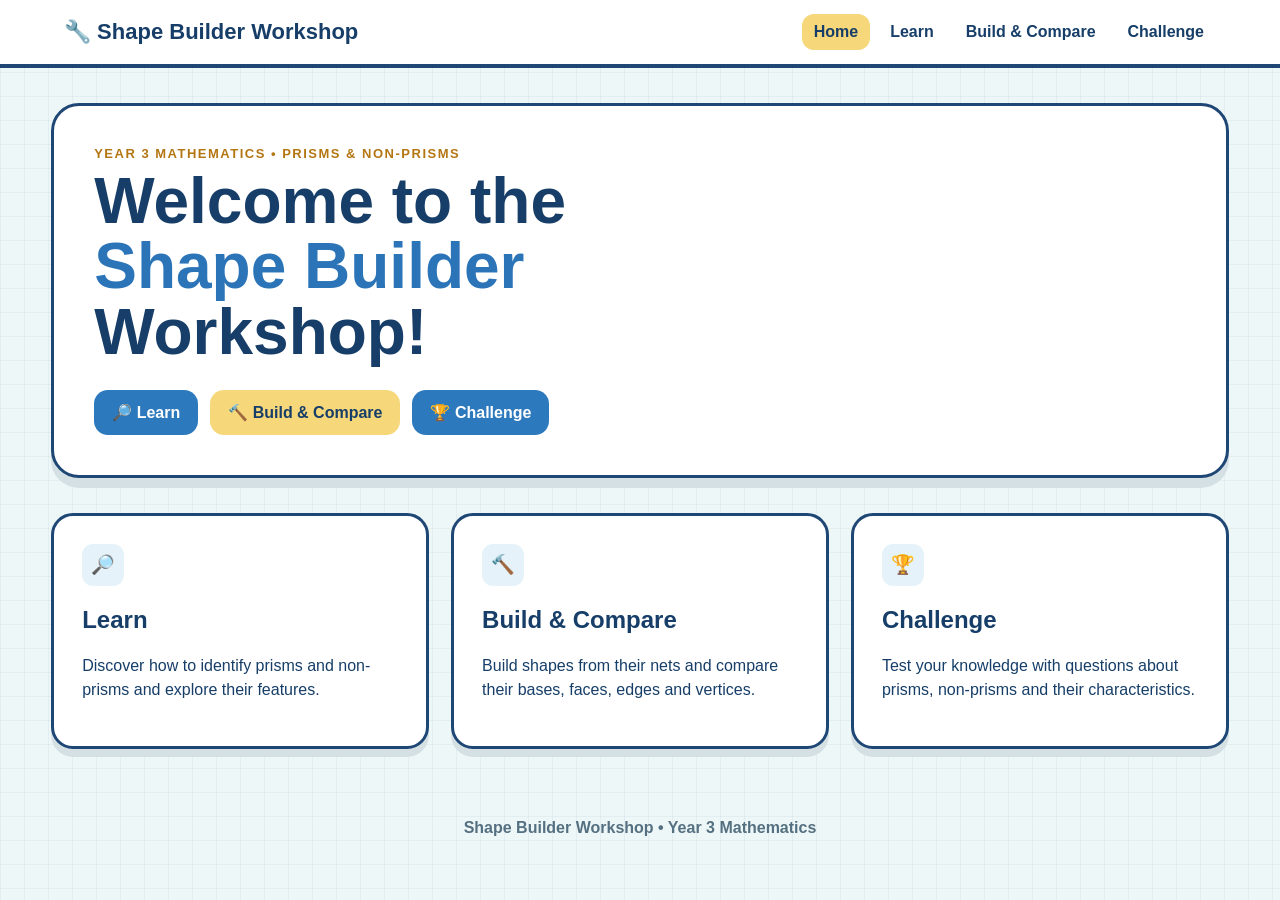
<file: index.html>
<!DOCTYPE html>
<html lang="en">

<head>
    <meta charset="UTF-8">

    <meta name="viewport" content="width=device-width, initial-scale=1.0">

    <title>Shape Builder Workshop</title>

    <link rel="stylesheet" href="css/style.css">
</head>

<body>

    <!-- =================================
         HEADER
         ================================= -->

    <header class="site-header">

        <div class="brand">
            🔧 Shape Builder Workshop
        </div>

        <nav>
            <a href="index.html" class="active">Home</a>

            <a href="learn.html">Learn</a>

            <a href="build.html">Build &amp; Compare</a>

            <a href="challenge.html">Challenge</a>
        </nav>

    </header>


    <main class="container">


        <!-- =================================
             HERO SECTION
             ================================= -->

        <section class="hero">

            <div>

                <div class="eyebrow">
                    YEAR 3 MATHEMATICS • PRISMS &amp; NON-PRISMS
                </div>


                <h1>
                    Welcome to the
                    <span>Shape Builder</span>
                    Workshop!
                </h1>


                <div class="hero-actions">

                    <a href="learn.html" class="btn primary">
                        🔎 Learn
                    </a>


                    <a href="build.html" class="btn secondary">
                        🔨 Build &amp; Compare
                    </a>


                    <a href="challenge.html" class="btn primary">
                        🏆 Challenge
                    </a>

                </div>

            </div>

        </section>



        <!-- =================================
             THREE MAIN ACTIVITIES
             ================================= -->

        <section class="feature-grid">


            <!-- LEARN -->

            <div class="feature-card">

                <div class="feature-icon">
                    🔎
                </div>

                <h2>
                    Learn
                </h2>

                <p>
                    Discover how to identify prisms
                    and non-prisms and explore
                    their features.
                </p>

            </div>


            <!-- BUILD & COMPARE -->

            <div class="feature-card">

                <div class="feature-icon">
                    🔨
                </div>

                <h2>
                    Build &amp; Compare
                </h2>

                <p>
                    Build shapes from their nets
                    and compare their bases,
                    faces, edges and vertices.
                </p>

            </div>


            <!-- CHALLENGE -->

            <div class="feature-card">

                <div class="feature-icon">
                    🏆
                </div>

                <h2>
                    Challenge
                </h2>

                <p>
                    Test your knowledge with
                    questions about prisms,
                    non-prisms and their
                    characteristics.
                </p>

            </div>

        </section>


    </main>


    <!-- =================================
         FOOTER
         ================================= -->

    <footer>

        Shape Builder Workshop
        •
        Year 3 Mathematics

    </footer>


</body>

</html>
</file>
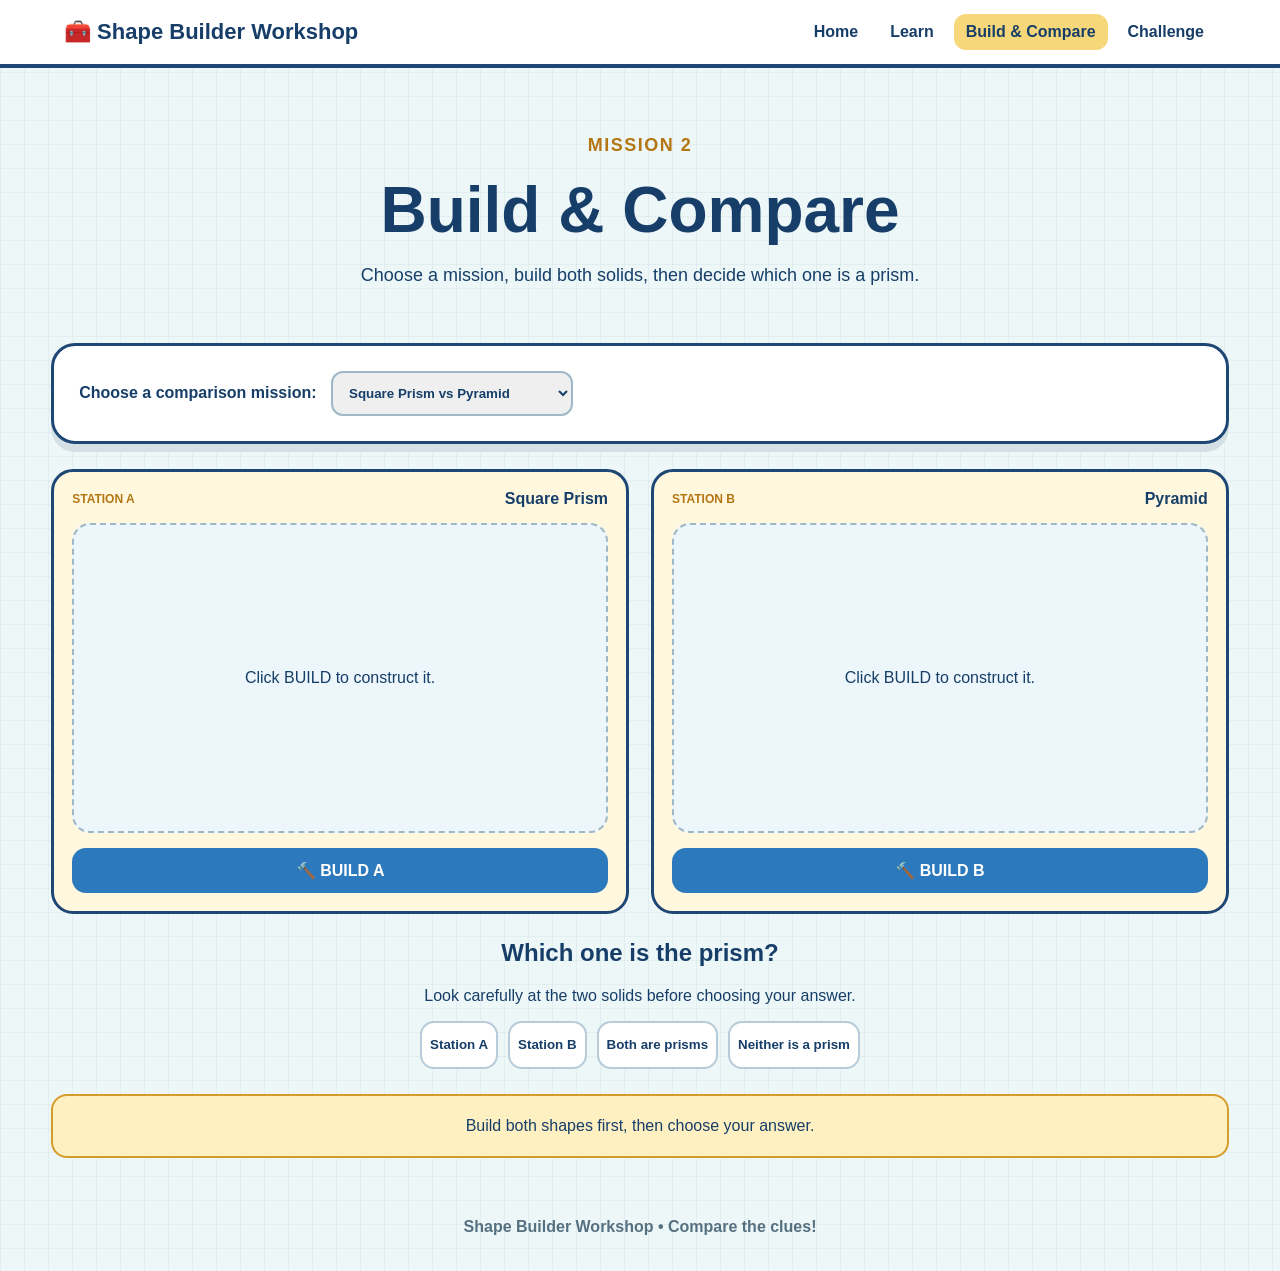
<file: build.html>
<!DOCTYPE html>
<html lang="en">

<head>

  <meta charset="UTF-8">

  <meta
    name="viewport"
    content="width=device-width, initial-scale=1.0">

  <title>
    Build & Compare • Shape Builder Workshop
  </title>

  <link
    rel="stylesheet"
    href="css/style.css">

</head>


<body>


  <!-- =====================================
       HEADER
  ====================================== -->

  <header class="site-header">

    <div class="brand">
      🧰 Shape Builder Workshop
    </div>


    <nav>

      <a href="index.html">
        Home
      </a>

      <a href="learn.html">
        Learn
      </a>

      <a
        class="active"
        href="build.html">

        Build & Compare

      </a>

      <a href="challenge.html">
        Challenge
      </a>

    </nav>

  </header>



  <!-- =====================================
       MAIN CONTENT
  ====================================== -->

  <main class="container">


    <!-- PAGE TITLE -->

    <section class="page-title">

      <p class="eyebrow">
        MISSION 2
      </p>

      <h1>
        Build & Compare
      </h1>

      <p>

        Choose a mission, build both
        solids, then decide which one
        is a prism.

      </p>

    </section>



    <!-- =====================================
         MISSION SELECTOR
    ====================================== -->

    <section class="mission-panel">

      <label for="missionSelect">

        <strong>
          Choose a comparison mission:
        </strong>

      </label>


      <select id="missionSelect">


        <option value="0">
          Square Prism vs Pyramid
        </option>


        <option value="1">
          Rectangular Prism vs Pyramid
        </option>


        <option value="2">
          Triangular Prism vs Pyramid
        </option>


        <option value="3">
          Rectangular Prism vs Cylinder
        </option>


        <option value="4">
          Square Prism vs Cylinder
        </option>


        <option value="5">
          Cylinder vs Sphere
        </option>


      </select>

    </section>



    <!-- =====================================
         TWO BUILDING STATIONS
    ====================================== -->

    <section class="build-grid">


      <!-- =================================
           STATION A
      ================================== -->

      <article class="station">


        <div class="station-header">

          <span>
            STATION A
          </span>


          <strong id="nameA">
            Square Prism
          </strong>

        </div>



        <!-- 3D SHAPE AREA -->

        <div
          class="shape-stage"
          id="stageA">

          <p>
            Click BUILD to construct it.
          </p>

        </div>



        <!-- BUILD BUTTON -->

        <button
          type="button"
          class="btn primary build-btn"
          id="buildA">

          🔨 BUILD A

        </button>


      </article>



      <!-- =================================
           STATION B
      ================================== -->

      <article class="station">


        <div class="station-header">

          <span>
            STATION B
          </span>


          <strong id="nameB">
            Pyramid
          </strong>

        </div>



        <!-- 3D SHAPE AREA -->

        <div
          class="shape-stage"
          id="stageB">

          <p>
            Click BUILD to construct it.
          </p>

        </div>



        <!-- BUILD BUTTON -->

        <button
          type="button"
          class="btn primary build-btn"
          id="buildB">

          🔨 BUILD B

        </button>


      </article>


    </section>



    <!-- =====================================
         ANSWER SECTION
    ====================================== -->

    <section class="answer-panel">


      <h2>
        Which one is the prism?
      </h2>


      <p>
        Look carefully at the two solids
        before choosing your answer.
      </p>



      <!-- ANSWER BUTTONS -->

      <div class="answer-buttons">


        <button
          type="button"
          id="answerA">

          Station A

        </button>


        <button
          type="button"
          id="answerB">

          Station B

        </button>


        <button
          type="button"
          id="answerBoth">

          Both are prisms

        </button>


        <button
          type="button"
          id="answerNeither">

          Neither is a prism

        </button>


      </div>



      <!-- FEEDBACK -->

      <div
        class="feedback"
        id="buildFeedback"
        aria-live="polite">

        Build both shapes first,
        then choose your answer.

      </div>


    </section>

  </main>



  <!-- =====================================
       FOOTER
  ====================================== -->

  <footer>

    Shape Builder Workshop
    •
    Compare the clues!

  </footer>



  <!-- =====================================
       JAVASCRIPT
  ====================================== -->

  <script src="js/shapes.js">
  </script>


  <script src="js/build.js">
  </script>


</body>

</html>
</file>
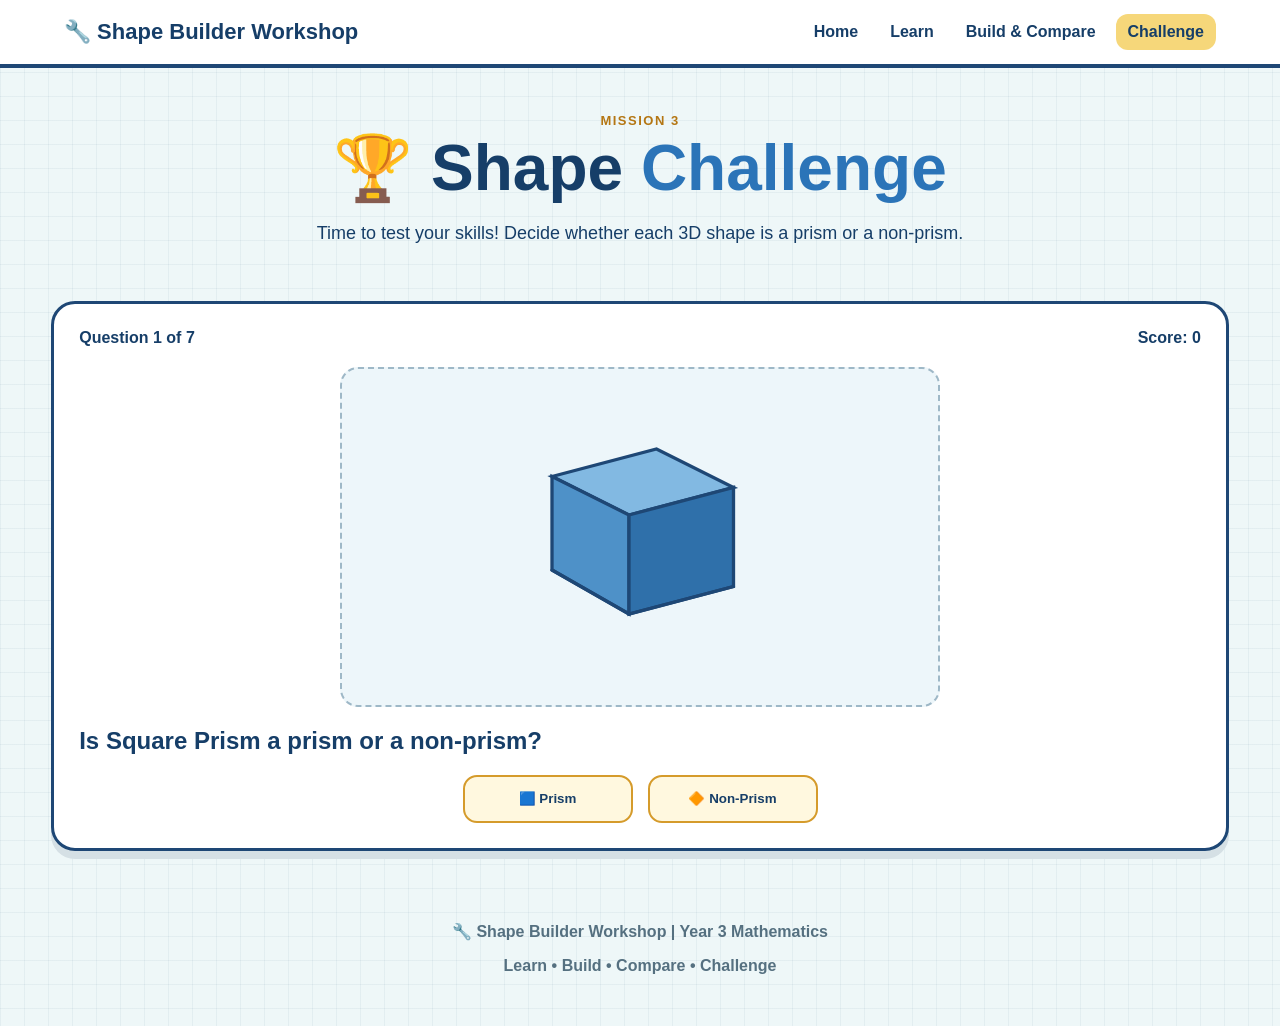
<file: challenge.html>
<!DOCTYPE html>
<html lang="en">
<head>
  <meta charset="UTF-8">
  <meta name="viewport" content="width=device-width, initial-scale=1.0">
  <title>Challenge | Shape Builder Workshop</title>
  <link rel="stylesheet" href="css/style.css">
</head>

<body>

  <!-- HEADER -->
  <header class="site-header">
    <div class="brand">🔧 Shape Builder Workshop</div>

    <nav>
      <a href="index.html">Home</a>
      <a href="learn.html">Learn</a>
      <a href="build.html">Build & Compare</a>
      <a href="challenge.html" class="active">Challenge</a>
    </nav>
  </header>


  <!-- PAGE TITLE -->
  <main class="container">

    <section class="page-title">
      <div class="eyebrow">MISSION 3</div>

      <h1>🏆 Shape <span>Challenge</span></h1>

      <p>
        Time to test your skills! Decide whether each 3D shape
        is a prism or a non-prism.
      </p>
    </section>


    <!-- CHALLENGE PANEL -->
    <section class="challenge-panel" id="challengePanel">

      <!-- SCORE -->
      <div class="challenge-top">
        <span id="questionCounter">Question 1 of 7</span>
        <span id="scoreText">Score: 0</span>
      </div>


      <!-- SHAPE -->
      <div
        class="challenge-model"
        id="challengeModel">
      </div>


      <!-- QUESTION -->
      <h2 id="questionText">
        Is this shape a prism or a non-prism?
      </h2>


      <!-- ANSWER BUTTONS -->
      <div class="challenge-buttons">

        <button
          id="prismBtn"
          type="button">
          🟦 Prism
        </button>

        <button
          id="nonPrismBtn"
          type="button">
          🔶 Non-Prism
        </button>

      </div>


      <!-- FEEDBACK -->
      <div
        class="feedback"
        id="challengeFeedback"
        style="display:none;">
      </div>


      <!-- NEXT BUTTON -->
      <button
        class="btn primary next-btn"
        id="nextBtn"
        type="button"
        style="display:none;">
        Next Shape →
      </button>

    </section>


    <!-- RESULT PANEL -->
    <section
      class="result-panel"
      id="resultPanel"
      style="display:none;">

      <div class="trophy">
        🏆
      </div>

      <h2 id="resultTitle">
        Challenge Complete!
      </h2>

      <p
        class="result-score"
        id="resultScore">
        Score: 0 / 7
      </p>

      <p id="resultMessage">
        Great job!
      </p>


      <!-- CERTIFICATE -->
      <div class="certificate-form">

        <h3>🎓 Get Your Certificate</h3>

        <p>
          Enter your name to create your Shape Builder Workshop certificate.
        </p>

        <label for="studentName">
          Your Name
        </label>

        <input
          type="text"
          id="studentName"
          placeholder="Enter your name">


        <button
          class="btn primary"
          id="certificateBtn"
          type="button">
          Generate Certificate
        </button>

      </div>


      <!-- CERTIFICATE AREA -->
      <div
        id="certificateArea"
        style="display:none;">

        <div class="certificate">

          <div class="cert-tools">
            🔧 📐 🔨
          </div>

          <p class="cert-small">
            SHAPE BUILDER WORKSHOP
          </p>

          <h2>
            Certificate of Achievement
          </h2>

          <p>
            This certificate is proudly presented to
          </p>

          <div class="cert-name" id="certStudentName">
          </div>

          <p>
            for successfully completing the
            Shape Builder Challenge.
          </p>

          <div class="cert-score" id="certScore">
          </div>

          <div class="cert-level" id="certLevel">
          </div>

          <p class="cert-date" id="certDate">
          </p>

        </div>

      </div>

    </section>

  </main>


  <!-- FOOTER -->
  <footer>
    <p>
      🔧 Shape Builder Workshop | Year 3 Mathematics
    </p>

    <p>
      Learn • Build • Compare • Challenge
    </p>
  </footer>


  <!-- JAVASCRIPT -->
  <script src="js/shapes.js"></script>
  <script src="js/challenge.js"></script>

</body>
</html>
</file>
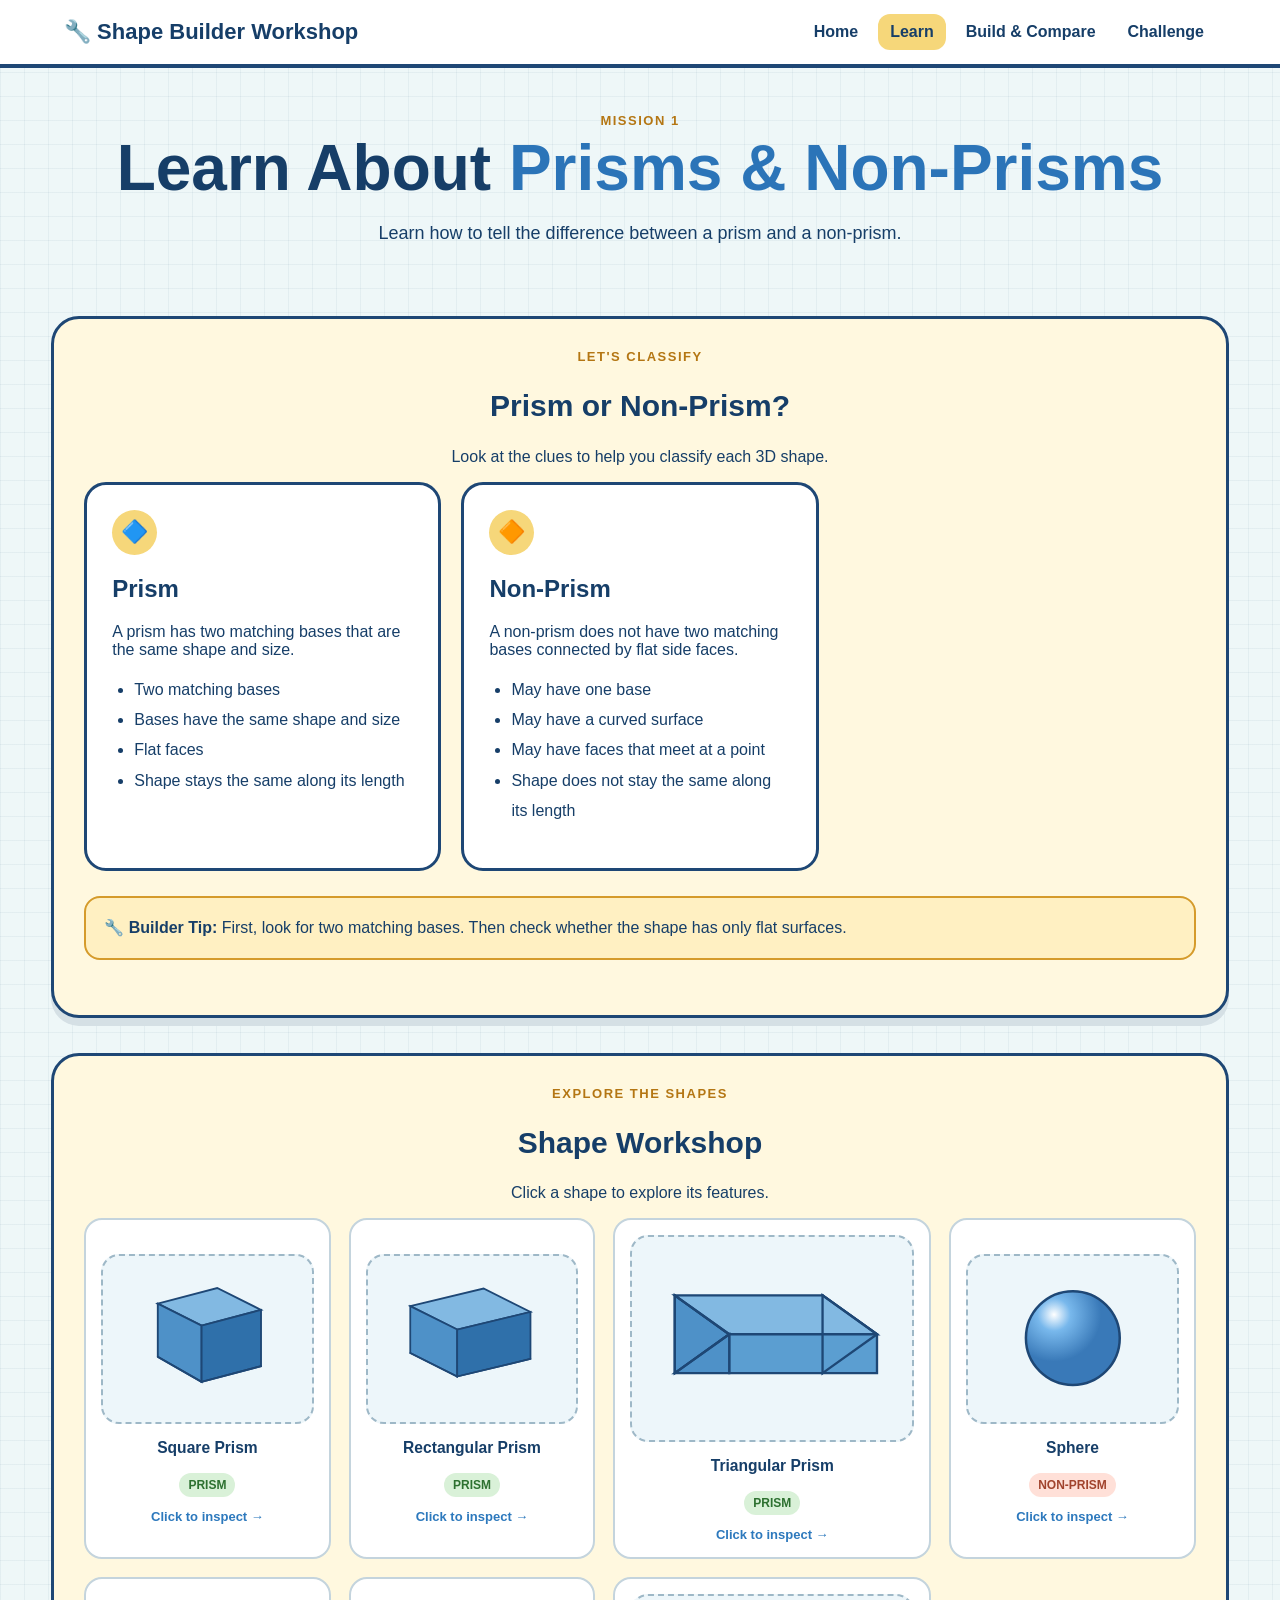
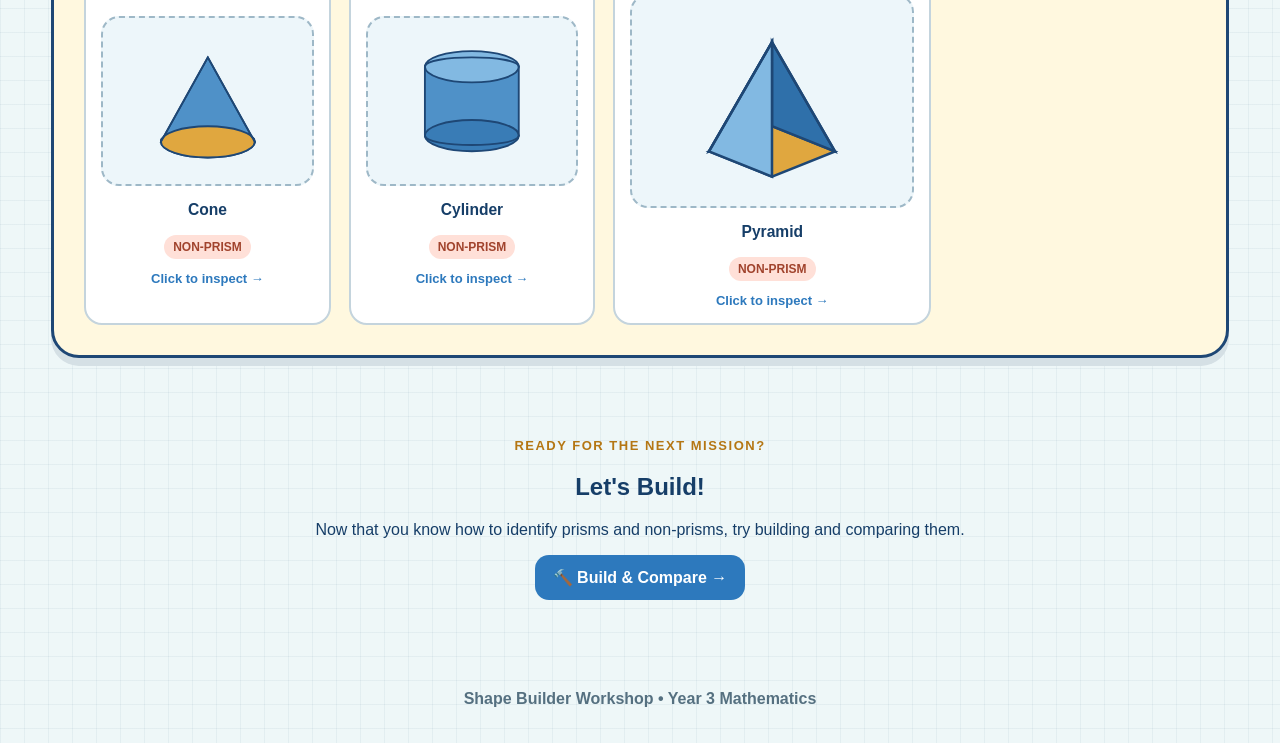
<file: learn.html>
<!DOCTYPE html>
<html lang="en">

<head>

    <meta charset="UTF-8">

    <meta name="viewport"
        content="width=device-width, initial-scale=1.0">

    <title>Learn | Shape Builder Workshop</title>

    <link rel="stylesheet"
        href="css/style.css">

</head>


<body>


    <!-- =========================================
         HEADER
         ========================================= -->

    <header class="site-header">

        <div class="brand">
            🔧 Shape Builder Workshop
        </div>


        <nav>

            <a href="index.html">
                Home
            </a>

            <a href="learn.html"
                class="active">
                Learn
            </a>

            <a href="build.html">
                Build &amp; Compare
            </a>

            <a href="challenge.html">
                Challenge
            </a>

        </nav>

    </header>



    <main class="container">


        <!-- =========================================
             PAGE TITLE
             ========================================= -->

        <section class="page-title">

            <div class="eyebrow">
                MISSION 1
            </div>

            <h1>
                Learn About
                <span>Prisms &amp; Non-Prisms</span>
            </h1>

            <p>
                Learn how to tell the difference between
                a prism and a non-prism.
            </p>

        </section>



        <!-- =========================================
             PRISM VS NON-PRISM MIND MAP
             ========================================= -->

        <section class="gallery-section">

            <div class="section-heading">

                <div class="eyebrow">
                    LET'S CLASSIFY
                </div>

                <h2>
                    Prism or Non-Prism?
                </h2>

                <p>
                    Look at the clues to help you classify
                    each 3D shape.
                </p>

            </div>


            <div class="clue-grid">


                <!-- PRISM -->

                <div class="clue-card">

                    <div class="clue-number">
                        🔷
                    </div>

                    <h2>
                        Prism
                    </h2>

                    <p>
                        A prism has two matching bases
                        that are the same shape and size.
                    </p>

                    <ul class="fact-list">

                        <li>
                            Two matching bases
                        </li>

                        <li>
                            Bases have the same shape
                            and size
                        </li>

                        <li>
                            Flat faces
                        </li>

                        <li>
                            Shape stays the same along
                            its length
                        </li>

                    </ul>

                </div>



                <!-- NON-PRISM -->

                <div class="clue-card">

                    <div class="clue-number">
                        🔶
                    </div>

                    <h2>
                        Non-Prism
                    </h2>

                    <p>
                        A non-prism does not have two
                        matching bases connected by
                        flat side faces.
                    </p>

                    <ul class="fact-list">

                        <li>
                            May have one base
                        </li>

                        <li>
                            May have a curved surface
                        </li>

                        <li>
                            May have faces that meet
                            at a point
                        </li>

                        <li>
                            Shape does not stay the same
                            along its length
                        </li>

                    </ul>

                </div>


            </div>


            <!-- BUILDER TIP -->

            <div class="tip-box">

                🔧 <strong>Builder Tip:</strong>

                First, look for two matching bases.
                Then check whether the shape has
                only flat surfaces.

            </div>

        </section>



        <!-- =========================================
             SEVEN SHAPES
             ========================================= -->

        <section class="gallery-section">

            <div class="section-heading">

                <div class="eyebrow">
                    EXPLORE THE SHAPES
                </div>

                <h2>
                    Shape Workshop
                </h2>

                <p>
                    Click a shape to explore its
                    features.
                </p>

            </div>


            <div id="shapeGallery"
                class="shape-gallery">

                <!--
                    Shapes will be created by
                    learn.js
                -->

            </div>

        </section>



        <!-- =========================================
             SHAPE INFORMATION MODAL
             ========================================= -->

        <div id="shapeModal"
            class="shape-modal"
            aria-hidden="true">


            <div class="shape-modal-box">


                <!-- CLOSE -->

                <button
                    id="modalClose"
                    class="modal-close"
                    type="button"
                    aria-label="Close">

                    ×

                </button>



                <!-- HEADER -->

                <div class="modal-header">

                    <div id="modalBadge"
                        class="status-badge">

                    </div>


                    <h2 id="modalTitle">
                        Shape
                    </h2>

                </div>



                <!-- CONTENT -->

                <div class="modal-content">


                    <!-- SHAPE DIAGRAM -->

                    <div class="modal-shape-area">

                        <div id="modalShape"
                            class="modal-shape">

                        </div>

                    </div>



                    <!-- FEATURES -->

                    <div class="modal-information">

                        <h3>
                            🔎 Shape Features
                        </h3>


                        <p class="inspect-hint">
                            Click a feature to see it
                            highlighted on the shape.
                        </p>


                        <div id="featureDetails"
                            class="feature-details">

                        </div>


                        <!-- EXPLANATION -->

                        <div id="modalExplanation"
                            class="modal-explanation">

                            <div class="highlight-title">

                                👆
                                <strong>
                                    Explore a feature
                                </strong>

                            </div>

                            <p>
                                Choose a feature above
                                to see where it appears
                                on the shape.
                            </p>

                        </div>

                    </div>

                </div>



                <!-- DONE -->

                <button
                    id="modalDone"
                    class="btn primary modal-done"
                    type="button">

                    Done ✓

                </button>


            </div>

        </div>



        <!-- =========================================
             NEXT PAGE
             ========================================= -->

        <section
            class="next-section"
            style="
                text-align:center;
                padding:45px 0 55px;
            ">

            <div class="eyebrow">
                READY FOR THE NEXT MISSION?
            </div>


            <h2>
                Let's Build!
            </h2>


            <p>
                Now that you know how to identify
                prisms and non-prisms, try building
                and comparing them.
            </p>


            <a
                href="build.html"
                class="btn primary">

                🔨 Build &amp; Compare →

            </a>

        </section>


    </main>



    <!-- =========================================
         FOOTER
         ========================================= -->

    <footer>

        Shape Builder Workshop
        •
        Year 3 Mathematics

    </footer>



    <!-- =========================================
         JAVASCRIPT
         ========================================= -->

    <script src="js/shapes.js"></script>

    <script src="js/learn.js"></script>


</body>

</html>
</file>
<file: css/style.css>
/* =========================================
   SHAPE BUILDER WORKSHOP
   COMPLETE WEBSITE STYLESHEET
   ========================================= */

/* =========================================
   GENERAL
   ========================================= */

* {
    box-sizing: border-box;
}

body {
    margin: 0;
    font-family: "Trebuchet MS", Arial, sans-serif;
    color: #163e68;
    background-color: #eef7f8;

    background-image:
        linear-gradient(
            rgba(40, 100, 130, 0.06) 1px,
            transparent 1px
        ),
        linear-gradient(
            90deg,
            rgba(40, 100, 130, 0.06) 1px,
            transparent 1px
        );

    background-size: 24px 24px;
}

a {
    text-decoration: none;
    color: inherit;
}

button,
input,
select {
    font-family: inherit;
}

/* =========================================
   HEADER & NAVIGATION
   ========================================= */

.site-header {
    background: #ffffff;
    border-bottom: 4px solid #1e4775;
    padding: 14px 5%;

    display: flex;
    justify-content: space-between;
    align-items: center;

    gap: 20px;

    position: sticky;
    top: 0;
    z-index: 5;
}

.brand {
    font-size: 22px;
    font-weight: 900;
}

nav {
    display: flex;
    gap: 8px;
    flex-wrap: wrap;
}

nav a {
    padding: 9px 12px;
    border-radius: 12px;
    font-weight: 800;
}

nav a:hover,
nav a.active {
    background: #f6d77a;
}

/* =========================================
   CONTAINER
   ========================================= */

.container {
    width: min(1250px, 92%);
    margin: auto;
}

/* =========================================
   HERO SECTION
   ========================================= */

.hero {
    margin: 35px 0;

    display: grid;
    grid-template-columns: 1.1fr 0.9fr;

    gap: 30px;

    background: #ffffff;

    border: 3px solid #1e4775;
    border-radius: 28px;

    padding: 40px;

    box-shadow: 0 10px 0 #d5e0e5;
}

.eyebrow {
    font-size: 13px;
    font-weight: 900;
    letter-spacing: 1.5px;
    color: #b47613;
}

h1 {
    font-size: clamp(38px, 5vw, 64px);
    line-height: 1.02;
    margin: 8px 0 18px;
}

h1 span {
    color: #2b74b8;
}

.hero-text,
.page-title p {
    font-size: 18px;
    line-height: 1.6;
}

.hero-actions {
    display: flex;
    gap: 12px;
    flex-wrap: wrap;
    margin-top: 25px;
}

/* =========================================
   BUTTONS
   ========================================= */

.btn {
    display: inline-block;

    border: 0;
    border-radius: 14px;

    padding: 13px 18px;

    font-weight: 900;
    font-size: 16px;

    cursor: pointer;
}

.primary {
    background: #2d79bd;
    color: #ffffff;
}

.secondary {
    background: #f6d77a;
    color: #163e68;
}

.primary:hover {
    transform: translateY(-2px);
}

.secondary:hover {
    transform: translateY(-2px);
}

/* =========================================
   HERO ART
   ========================================= */

.hero-art {
    min-height: 280px;

    background: #e9f3f7;

    border: 3px dashed #8aa7b9;
    border-radius: 22px;

    position: relative;
    overflow: hidden;
}

.blueprint {
    position: absolute;
    right: 18px;
    top: 18px;

    background: #dceaf3;

    padding: 13px;

    border: 2px solid #6c91aa;

    font-weight: 900;

    transform: rotate(5deg);
}

.toolbox-art {
    position: absolute;
    bottom: 15px;
    left: 25px;

    font-size: 72px;
}

.shape-stack {
    position: absolute;
    right: 70px;
    bottom: 25px;
}

.cube-art {
    width: 95px;
    height: 75px;

    background: #5c9fd4;

    transform: skewY(18deg);

    border: 4px solid #1e4775;
}

.tri-art {
    width: 0;
    height: 0;

    border-left: 55px solid transparent;
    border-right: 55px solid transparent;
    border-bottom: 80px solid #efb84f;

    position: absolute;
    right: 45px;
    bottom: 70px;
}

.sphere-art {
    width: 65px;
    height: 65px;

    border-radius: 50%;

    background:
        radial-gradient(
            circle at 30% 25%,
            #ffffff,
            #78b8ec 35%,
            #3979b8
        );

    position: absolute;
    right: -35px;
    bottom: 10px;
}

/* =========================================
   FEATURE CARDS
   ========================================= */

.feature-grid {
    display: grid;
    grid-template-columns: repeat(3, 1fr);

    gap: 22px;

    margin: 35px 0;
}

.feature-card {
    background: #ffffff;

    border: 3px solid #1e4775;
    border-radius: 22px;

    padding: 28px;

    box-shadow: 0 8px 0 #d5e0e5;

    transition: 0.2s;
}

.feature-card:hover {
    transform: translateY(-4px);
}

.feature-icon {
    font-size: 40px;
}

.feature-card p {
    line-height: 1.5;
}

/* =========================================
   TOOLBOX / INSPECT SECTION
   ========================================= */

.toolbox-section,
.gallery-section {
    background: #fff8df;

    border: 3px solid #1e4775;
    border-radius: 28px;

    padding: 30px;

    margin: 35px 0;

    box-shadow: 0 8px 0 #d5e0e5;
}

.section-heading {
    text-align: center;
}

.section-heading h2 {
    font-size: 30px;
}

.toolbox-buttons {
    display: grid;
    grid-template-columns: repeat(7, 1fr);

    gap: 12px;

    margin: 22px 0;
}

.toolbox-buttons button,
.answer-buttons button,
.challenge-buttons button {
    background: #ffffff;

    border: 2px solid #b7cbd8;
    border-radius: 14px;

    padding: 13px 8px;

    color: #163e68;

    font-weight: 900;

    cursor: pointer;

    min-height: 48px;
}

.toolbox-buttons button:hover,
.toolbox-buttons button.selected {
    background: #f6d77a;
    border-color: #1e4775;
}

.inspect-panel {
    display: grid;
    grid-template-columns: 1fr 1fr;

    gap: 25px;

    background: #ffffff;

    border-radius: 20px;

    padding: 25px;

    min-height: 290px;
}

.inspect-model,
.gallery-model,
.shape-stage,
.challenge-model {
    display: flex;

    align-items: center;
    justify-content: center;

    min-height: 220px;

    background: #edf6fa;

    border: 2px dashed #9eb8c7;

    border-radius: 18px;
}

.inspect-model .shape-svg {
    max-width: 280px;
}

.inspect-hint {
    margin: 12px 0 0;

    font-size: 13px;
    font-weight: 900;

    color: #2d79bd;
}

.status-badge {
    display: inline-block;

    padding: 7px 11px;

    border-radius: 20px;

    background: #e6eef3;

    font-weight: 900;
    font-size: 13px;
}

.prism-badge {
    background: #d9f1d8;
    color: #2d7130;
}

.nonprism-badge {
    background: #ffe0d8;
    color: #a1432d;
}

.fact-list {
    padding-left: 22px;
    line-height: 1.9;
}

/* =========================================
   PAGE TITLE
   ========================================= */

.page-title {
    padding: 45px 0 15px;
    text-align: center;
}

/* =========================================
   PRISM CLUES
   ========================================= */

.clue-grid {
    display: grid;

    grid-template-columns: repeat(3, 1fr);

    gap: 20px;
}

.clue-card {
    background: #ffffff;

    border: 3px solid #1e4775;
    border-radius: 22px;

    padding: 25px;
}

.clue-number {
    width: 45px;
    height: 45px;

    border-radius: 50%;

    background: #f6d77a;

    display: grid;
    place-items: center;

    font-size: 22px;
    font-weight: 900;
}

.tip-box,
.feedback {
    margin: 25px 0;

    padding: 18px;

    border-radius: 16px;

    background: #fff0c2;

    border: 2px solid #d59b2b;

    line-height: 1.5;
}

/* =========================================
   SHAPE GALLERY
   ========================================= */

.shape-gallery {
    display: grid;

    grid-template-columns: repeat(4, 1fr);

    gap: 18px;
}

.shape-card {
    width: 100%;

    background: #ffffff;

    border: 2px solid #c4d4dd;

    border-radius: 18px;

    padding: 15px;

    text-align: center;

    font-family: inherit;
    color: #163e68;

    cursor: pointer;

    transition: 0.2s;
}

.shape-card:hover {
    transform: translateY(-5px);

    border-color: #1e4775;

    box-shadow: 0 7px 0 #d5e0e5;
}

.shape-card:focus {
    outline: 4px solid #f6d77a;
    outline-offset: 3px;
}

.gallery-model {
    min-height: 170px;
}

.prism-label,
.nonprism-label {
    display: inline-block;

    padding: 5px 9px;

    border-radius: 12px;

    font-size: 12px;
    font-weight: 900;
}

.prism-label {
    background: #d9f1d8;
    color: #2d7130;
}

.nonprism-label {
    background: #ffe0d8;
    color: #a1432d;
}

/* =========================================
   BUILD & COMPARE
   ========================================= */

.mission-panel,
.challenge-panel,
.result-panel {
    background: #ffffff;

    border: 3px solid #1e4775;
    border-radius: 24px;

    padding: 25px;

    margin: 20px 0;

    box-shadow: 0 8px 0 #d5e0e5;
}

.mission-panel select {
    margin-left: 10px;

    padding: 12px;

    border: 2px solid #9eb8c7;
    border-radius: 12px;

    font-weight: 800;

    color: #163e68;
}

.build-grid {
    display: grid;

    grid-template-columns: 1fr 1fr;

    gap: 22px;

    margin: 25px 0;
}

.station {
    background: #fff8df;

    border: 3px solid #1e4775;
    border-radius: 22px;

    padding: 18px;
}

.station-header {
    display: flex;

    justify-content: space-between;
    align-items: center;

    gap: 10px;
}

.station-header span {
    font-size: 12px;

    font-weight: 900;

    color: #b47613;
}

.shape-stage {
    min-height: 310px;

    margin: 15px 0;

    overflow: hidden;
}

.shape-stage.built .shape-svg {
    animation: buildUp 0.65s ease-out;
}

@keyframes buildUp {

    from {
        transform: translateY(100px) scale(0.55);
        opacity: 0;
    }

    to {
        transform: translateY(0) scale(1);
        opacity: 1;
    }

}

.build-btn {
    width: 100%;
}

/* =========================================
   ANSWER / FEEDBACK
   ========================================= */

.answer-panel {
    text-align: center;
}

.answer-buttons {
    display: flex;

    gap: 10px;

    justify-content: center;

    flex-wrap: wrap;
}

.answer-buttons button:hover,
.challenge-buttons button:hover {
    background: #e6f2f9;
}

.feedback.correct {
    background: #dcf5dc;
    border-color: #63a663;
}

.feedback.wrong {
    background: #ffe2dc;
    border-color: #cf725f;
}

/* =========================================
   CHALLENGE
   ========================================= */

.challenge-top {
    display: flex;

    justify-content: space-between;

    font-weight: 900;
}

.challenge-model {
    min-height: 340px;

    margin: 20px auto;

    max-width: 600px;
}

.challenge-model .shape-svg {
    max-width: 340px;
}

.challenge-buttons {
    display: flex;

    gap: 15px;

    justify-content: center;
}

.challenge-buttons button {
    min-width: 170px;

    background: #fff8df;

    border-color: #d59b2b;
}

.challenge-buttons button:disabled {
    opacity: 0.6;

    cursor: not-allowed;
}

.next-btn {
    display: block;

    margin: 15px auto;
}

/* =========================================
   RESULT
   ========================================= */

.result-panel {
    text-align: center;
}

.trophy {
    text-align: center;

    font-size: 70px;
}

.result-score {
    font-size: 28px;

    font-weight: 900;
}

/* =========================================
   CERTIFICATE
   ========================================= */

.certificate-form {
    max-width: 650px;

    margin: 25px auto;

    background: #fff8df;

    border: 2px solid #d59b2b;
    border-radius: 20px;

    padding: 25px;

    text-align: left;
}

.certificate-form label {
    display: block;

    font-weight: 900;

    margin: 15px 0 7px;
}

.certificate-form input {
    width: 100%;

    padding: 14px;

    border: 2px solid #9eb8c7;

    border-radius: 12px;

    font-size: 16px;

    margin-bottom: 15px;
}

.certificate {
    margin-top: 20px;

    background: #fffaf0;

    border: 10px double #1e4775;

    padding: 35px;

    text-align: center;

    min-height: 430px;

    position: relative;
}

.cert-tools {
    font-size: 35px;
}

.cert-small {
    letter-spacing: 2px;

    font-weight: 900;

    color: #b47613;
}

.certificate h2 {
    font-size: 32px;
}

.cert-name {
    font-size: 38px;

    font-weight: 900;

    color: #1e4775;

    margin: 18px 0;

    border-bottom: 2px solid #d59b2b;

    padding-bottom: 8px;
}

.cert-score {
    font-size: 24px;

    font-weight: 900;

    color: #b47613;

    margin: 18px;
}

.cert-level {
    font-size: 28px;

    font-weight: 900;

    color: #2d79bd;
}

.cert-date {
    color: #666;
}

.download-cert {
    margin-top: 15px;
}

/* =========================================
   FOOTER
   ========================================= */

footer {
    text-align: center;

    padding: 35px 10px;

    color: #557080;

    font-weight: 700;
}

/* =========================================
   SVG SHAPES
   ========================================= */

.shape-svg {
    width: min(90%, 330px);

    height: auto;

    overflow: visible;
}

.shape-svg .top-face {
    fill: #82b9e2;

    stroke: #1e4775;

    stroke-width: 3;
}

.shape-svg .left-face {
    fill: #4e91c8;

    stroke: #1e4775;

    stroke-width: 3;
}

.shape-svg .right-face {
    fill: #2f70aa;

    stroke: #1e4775;

    stroke-width: 3;
}

.shape-svg .front-face {
    fill: #5b9ed1;

    stroke: #1e4775;

    stroke-width: 3;
}

.shape-svg .base-face {
    fill: #e0a73f;

    stroke: #1e4775;

    stroke-width: 3;
}

.shape-svg .side-face {
    fill: #4f91c8;

    stroke: #1e4775;

    stroke-width: 3;
}

.shape-svg .bottom-face {
    fill: #397cb6;

    stroke: #1e4775;

    stroke-width: 3;
}

.shape-svg .edge {
    fill: none;

    stroke: #1e4775;

    stroke-width: 3;

    stroke-linejoin: round;

    stroke-linecap: round;
}

.triangular-prism-svg {
    min-width: 280px;
}

/* =========================================
   SHAPE INFORMATION MODAL
   ========================================= */

.shape-modal {
    position: fixed;

    inset: 0;

    background: rgba(22, 62, 104, 0.58);

    display: flex;

    align-items: center;
    justify-content: center;

    padding: 25px;

    z-index: 100;

    opacity: 0;

    visibility: hidden;

    transition:
        opacity 0.25s ease,
        visibility 0.25s ease;
}

.shape-modal.show {
    opacity: 1;

    visibility: visible;
}

.shape-modal-box {
    width: min(1000px, 95vw);

    max-height: 90vh;

    overflow-y: auto;

    background: #ffffff;

    border: 4px solid #1e4775;

    border-radius: 28px;

    padding: 30px;

    box-shadow: 0 12px 0 #d5e0e5;

    position: relative;

    transform: translateY(20px) scale(0.96);

    transition: transform 0.25s ease;
}

.shape-modal.show .shape-modal-box {
    transform: translateY(0) scale(1);
}

.modal-close {
    position: absolute;

    top: 15px;
    right: 18px;

    width: 45px;
    height: 45px;

    border: 0;

    border-radius: 50%;

    background: #ffe0d8;

    color: #a1432d;

    font-size: 30px;

    font-weight: 900;

    cursor: pointer;

    display: grid;

    place-items: center;
}

.modal-close:hover {
    background: #ffcbc0;
}

.modal-close:focus {
    outline: 3px solid #f6d77a;

    outline-offset: 2px;
}

.modal-header {
    text-align: center;

    padding: 5px 50px 20px;
}

.modal-header h2 {
    font-size: 36px;

    margin: 7px 0 12px;

    color: #163e68;
}

.modal-content {
    display: grid;

    grid-template-columns: 1fr 1fr;

    gap: 25px;

    align-items: stretch;
}

/* =========================================
   MODAL SHAPE AREA
   ========================================= */

.modal-shape-area {
    min-height: 360px;

    background: #edf6fa;

    border: 3px dashed #9eb8c7;

    border-radius: 22px;

    display: flex;

    align-items: center;
    justify-content: center;

    padding: 25px;

    position: relative;
}

.modal-shape {
    width: 100%;

    display: flex;

    align-items: center;
    justify-content: center;
}

.modal-shape .shape-svg {
    width: min(100%, 400px);

    max-height: 330px;
}

/* =========================================
   MODAL INFORMATION
   ========================================= */

.modal-information {
    background: #fff8df;

    border: 3px solid #1e4775;

    border-radius: 22px;

    padding: 22px;
}

.modal-information h3 {
    margin-top: 0;

    font-size: 22px;
}

.feature-details {
    display: grid;

    grid-template-columns: 1fr;

    gap: 10px;
}

/* =========================================
   INTERACTIVE FEATURE ITEMS
   ========================================= */

.feature-item {
    width: 100%;

    display: flex;

    align-items: center;

    gap: 12px;

    background: #ffffff;

    border: 2px solid #d5e0e5;

    border-radius: 14px;

    padding: 10px 12px;

    font-family: inherit;

    color: #163e68;

    text-align: left;

    cursor: pointer;

    transition:
        transform 0.18s ease,
        background 0.18s ease,
        border-color 0.18s ease,
        box-shadow 0.18s ease;
}

.feature-item:hover {
    background: #e6f2f9;

    border-color: #7da9c5;

    transform: translateX(3px);
}

.feature-item:focus {
    outline: 3px solid #f6d77a;

    outline-offset: 2px;
}

.feature-item.feature-selected {
    background: #fff0c2;

    border-color: #d59b2b;

    box-shadow: 0 4px 0 #e5c875;

    transform: translateX(5px);
}

.feature-icon {
    width: 42px;
    height: 42px;

    flex-shrink: 0;

    border-radius: 11px;

    background: #e6f2f9;

    display: grid;

    place-items: center;

    font-size: 19px;
}

.feature-item.feature-selected .feature-icon {
    background: #f6d77a;
}

.feature-text {
    display: flex;

    flex-direction: column;

    gap: 3px;

    min-width: 0;
}

.feature-text strong {
    font-size: 15px;
}

.feature-text small {
    font-size: 13px;

    color: #557080;

    line-height: 1.3;
}

/* =========================================
   MODAL EXPLANATION
   ========================================= */

.modal-explanation {
    margin-top: 15px;

    padding: 15px;

    background: #e6f2f9;

    border-left: 5px solid #2d79bd;

    border-radius: 12px;

    line-height: 1.5;
}

.modal-explanation strong {
    color: #163e68;
}

.modal-explanation p {
    margin: 8px 0 0;
}

.highlight-title {
    display: flex;

    align-items: center;

    gap: 8px;

    font-size: 18px;

    color: #163e68;

    margin-bottom: 6px;
}

.modal-done {
    display: block;

    margin: 25px auto 0;

    min-width: 130px;
}

body.modal-open {
    overflow: hidden;
}

/* =========================================
   RESPONSIVE DESIGN
   ========================================= */

@media (max-width: 900px) {

    .hero,
    .inspect-panel {
        grid-template-columns: 1fr;
    }

    .feature-grid,
    .clue-grid {
        grid-template-columns: 1fr;
    }

    .toolbox-buttons {
        grid-template-columns: repeat(2, 1fr);
    }

    .shape-gallery {
        grid-template-columns: repeat(2, 1fr);
    }

    .build-grid {
        grid-template-columns: 1fr;
    }

    .site-header {
        align-items: flex-start;

        flex-direction: column;
    }

}

/* =========================================
   TABLET / SMALL SCREEN
   ========================================= */

@media (max-width: 800px) {

    .shape-modal {
        padding: 12px;
    }

    .shape-modal-box {
        padding: 20px;

        max-height: 94vh;
    }

    .modal-content {
        grid-template-columns: 1fr;
    }

    .modal-shape-area {
        min-height: 280px;
    }

    .modal-header h2 {
        font-size: 28px;
    }

}

/* =========================================
   MOBILE
   ========================================= */

@media (max-width: 520px) {

    .hero {
        padding: 25px;
    }

    .shape-gallery {
        grid-template-columns: 1fr;
    }

    .toolbox-buttons {
        grid-template-columns: 1fr;
    }

    .challenge-buttons {
        flex-direction: column;
    }

    .challenge-buttons button {
        width: 100%;
    }

}

/* =========================================
   VERY SMALL MOBILE
   ========================================= */

@media (max-width: 500px) {

    .shape-modal-box {
        border-radius: 20px;

        padding: 15px;
    }

    .modal-header {
        padding-left: 35px;

        padding-right: 35px;
    }

    .modal-header h2 {
        font-size: 24px;
    }

    .modal-shape-area {
        min-height: 230px;
    }

    .modal-shape .shape-svg {
        max-height: 220px;
    }

    .feature-item {
        padding: 9px;
    }

    .feature-icon {
        width: 38px;

        height: 38px;
    }

    .feature-text strong {
        font-size: 14px;
    }

    .feature-text small {
        font-size: 12px;
    }

}
</file>
